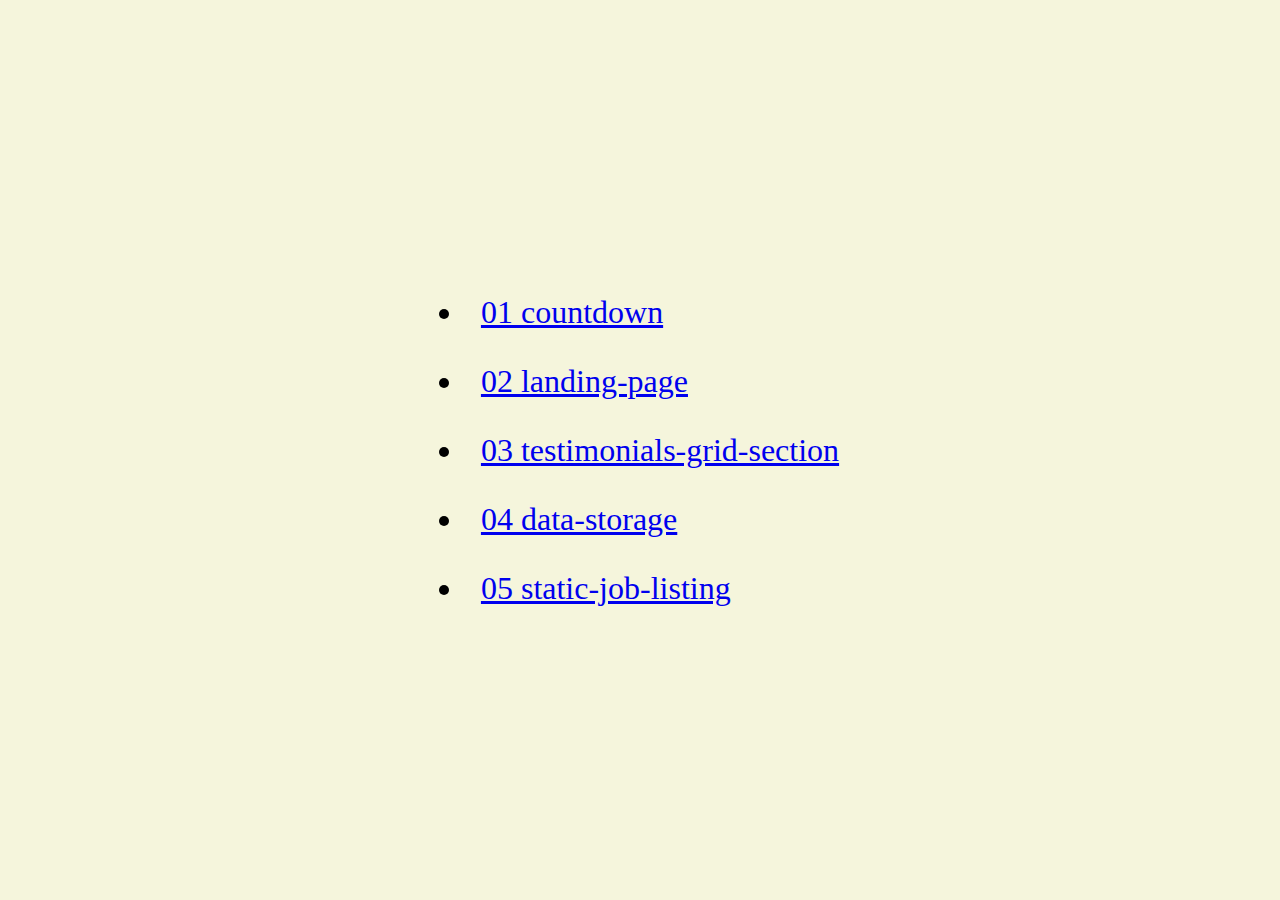
<file: index.html>
<!DOCTYPE html>
<html lang="en">
<head>
  <meta charset="UTF-8">
  <meta name="viewport" content="width=device-width, initial-scale=1.0">
  <title>FrontendMentor</title>
  <style>
    body {
      margin: 0;
      padding: 0;
      font-size: 2rem;
    }
    section {
      display: grid;
      height: 100vh;
      background-color: beige;
      place-content: center;
    }
    li {
      padding: .5em;
    }
  </style>
</head>
<body>
  <section>
    <ul>
      <li>
        <a href="./01-countown/index.html">01 countdown</a>
      </li>
      <li>
        <a href="./02-fylo-landing-page/index.html">02 landing-page</a>
      </li>
      <li>
        <a href="./03-testimonials-grid-section/index.html">03 testimonials-grid-section</a>
      </li>
      <li>
        <a href="./04-fylo-data-storage/index.html">04 data-storage</a>
      </li>
      <li>
        <a href="./05-static-job-listing/index.html">05 static-job-listing</a>
      </li>
    </ul>
  </section>
</body>
</html>
</file>
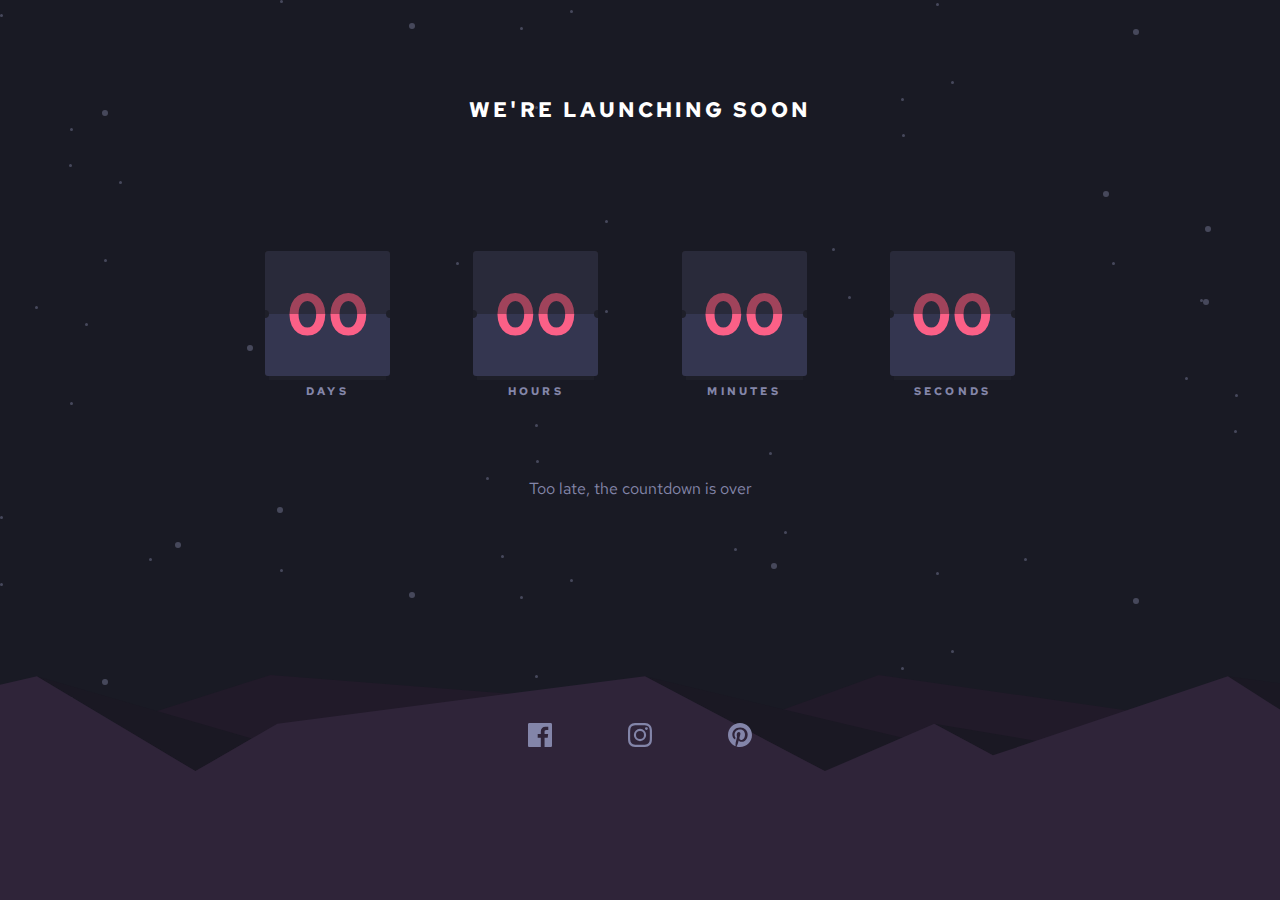
<file: 01-countown/index.html>
<!DOCTYPE html>
<html lang="en">
<head>
  <meta charset="UTF-8">
  <meta name="viewport" content="width=device-width, initial-scale=1.0">
  <link rel="icon" type="image/png" sizes="32x32" href="./images/favicon-32x32.png">
  <link rel="shortcut icon" href="./images/favicon-32x32.png" type="image/x-icon">  
  <title>Frontend Mentor | Launch countdown timer</title>
  <link rel="stylesheet" href="./style.css">
  <link rel="stylesheet" href="./tablet.css" media="screen and (min-width: 768px)">
  <link rel="stylesheet" href="./desktop.css" media="screen and (min-width: 1000px)">
  <style>
    .attribution { font-size: 11px; text-align: center; position: absolute;bottom: 0;}
    .attribution a { color: hsl(228, 45%, 44%); }
  </style>
</head>
<body>
  <div class="bg">
    <header>
      <h1>we're launching soon</h1>
    </header>
    <main>
      <section class="countdown">
        <!-- days -->
        <article class="countdown__section">
          <div class="card">
            <div class="time">
              <span id="days">08</span>
            </div>
            <div class="shadow"></div>
          </div>
          <p class="label">days</p>
        </article>
        <!-- hours -->
        <article class="countdown__section">
          <div class="card">
            <div class="time">
              <span id="hours">23</span>
            </div>
            <div class="shadow"></div>
          </div>
          <p class="label">hours</p>
        </article>
        <!-- days -->
        <article class="countdown__section">
          <div class="card">
            <div class="time">
              <span id="minutes">55</span>
            </div>
            <div class="shadow"></div>
          </div>
          <p class="label">minutes</p>
        </article>
        <!-- days -->
        <article class="countdown__section">
          <div class="card">
            <div class="time">
              <span id="seconds">41</span>
            </div>
            <div class="shadow"></div>
          </div>
          <p class="label">seconds</p>
        </article>
      </section>
      <section class="message">
        <p></p>
      </section>
      <footer>
        <ul class="links-container">
          <li>
            <a href="#" class="link"><svg xmlns="http://www.w3.org/2000/svg" width="24" height="24"><path d="M22.675 0H1.325C.593 0 0 .593 0 1.325v21.351C0 23.407.593 24 1.325 24H12.82v-9.294H9.692v-3.622h3.128V8.413c0-3.1 1.893-4.788 4.659-4.788 1.325 0 2.463.099 2.795.143v3.24l-1.918.001c-1.504 0-1.795.715-1.795 1.763v2.313h3.587l-.467 3.622h-3.12V24h6.116c.73 0 1.323-.593 1.323-1.325V1.325C24 .593 23.407 0 22.675 0z"/></svg></a>
          </li>
          <li>
            <a href="#" class="link"><svg xmlns="http://www.w3.org/2000/svg" width="24" height="24"><path d="M12 2.163c3.204 0 3.584.012 4.85.07 3.252.148 4.771 1.691 4.919 4.919.058 1.265.069 1.645.069 4.849 0 3.205-.012 3.584-.069 4.849-.149 3.225-1.664 4.771-4.919 4.919-1.266.058-1.644.07-4.85.07-3.204 0-3.584-.012-4.849-.07-3.26-.149-4.771-1.699-4.919-4.92-.058-1.265-.07-1.644-.07-4.849 0-3.204.013-3.583.07-4.849.149-3.227 1.664-4.771 4.919-4.919 1.266-.057 1.645-.069 4.849-.069zM12 0C8.741 0 8.333.014 7.053.072 2.695.272.273 2.69.073 7.052.014 8.333 0 8.741 0 12c0 3.259.014 3.668.072 4.948.2 4.358 2.618 6.78 6.98 6.98C8.333 23.986 8.741 24 12 24c3.259 0 3.668-.014 4.948-.072 4.354-.2 6.782-2.618 6.979-6.98.059-1.28.073-1.689.073-4.948 0-3.259-.014-3.667-.072-4.947-.196-4.354-2.617-6.78-6.979-6.98C15.668.014 15.259 0 12 0zm0 5.838a6.162 6.162 0 100 12.324 6.162 6.162 0 000-12.324zM12 16a4 4 0 110-8 4 4 0 010 8zm6.406-11.845a1.44 1.44 0 100 2.881 1.44 1.44 0 000-2.881z"/></svg></a>
          </li>
          <li>
            <a href="#" class="link"><svg xmlns="http://www.w3.org/2000/svg" width="24" height="24"><path d="M12 0C5.373 0 0 5.372 0 12c0 5.084 3.163 9.426 7.627 11.174-.105-.949-.2-2.405.042-3.441.218-.937 1.407-5.965 1.407-5.965s-.359-.719-.359-1.782c0-1.668.967-2.914 2.171-2.914 1.023 0 1.518.769 1.518 1.69 0 1.029-.655 2.568-.994 3.995-.283 1.194.599 2.169 1.777 2.169 2.133 0 3.772-2.249 3.772-5.495 0-2.873-2.064-4.882-5.012-4.882-3.414 0-5.418 2.561-5.418 5.207 0 1.031.397 2.138.893 2.738a.36.36 0 01.083.345l-.333 1.36c-.053.22-.174.267-.402.161-1.499-.698-2.436-2.889-2.436-4.649 0-3.785 2.75-7.262 7.929-7.262 4.163 0 7.398 2.967 7.398 6.931 0 4.136-2.607 7.464-6.227 7.464-1.216 0-2.359-.631-2.75-1.378l-.748 2.853c-.271 1.043-1.002 2.35-1.492 3.146C9.57 23.812 10.763 24 12 24c6.627 0 12-5.373 12-12 0-6.628-5.373-12-12-12z"/></svg></a>
          </li>
        </ul>
      </footer>
    </main>
  </div>
  
  <!-- <div class="attribution">
    Challenge by <a href="https://www.frontendmentor.io?ref=challenge" target="_blank">Frontend Mentor</a>. 
    Coded by <a href="#">joseArc</a>.
  </div> -->
  <!-- <img src="./design/mobile-design.jpg" alt=""> -->
  <script src="./main.js"></script>
</body>
</html>
</file>
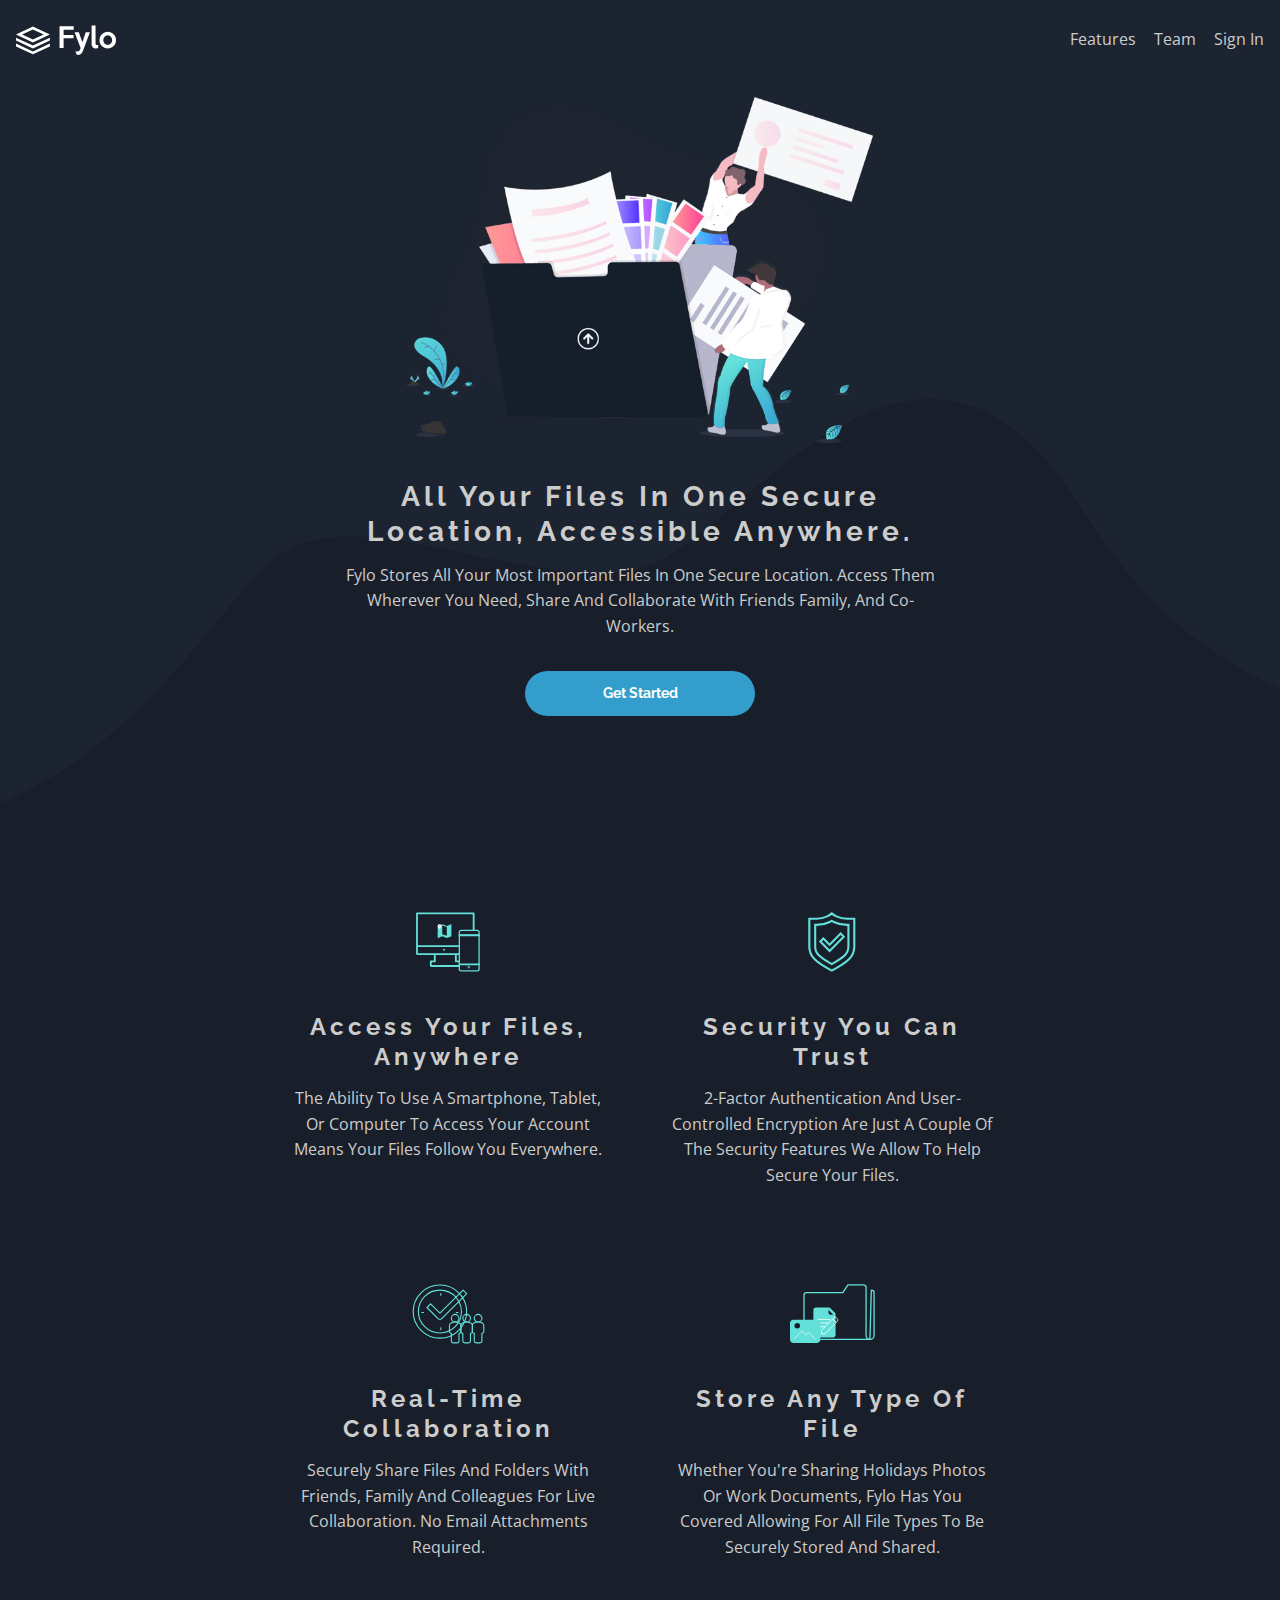
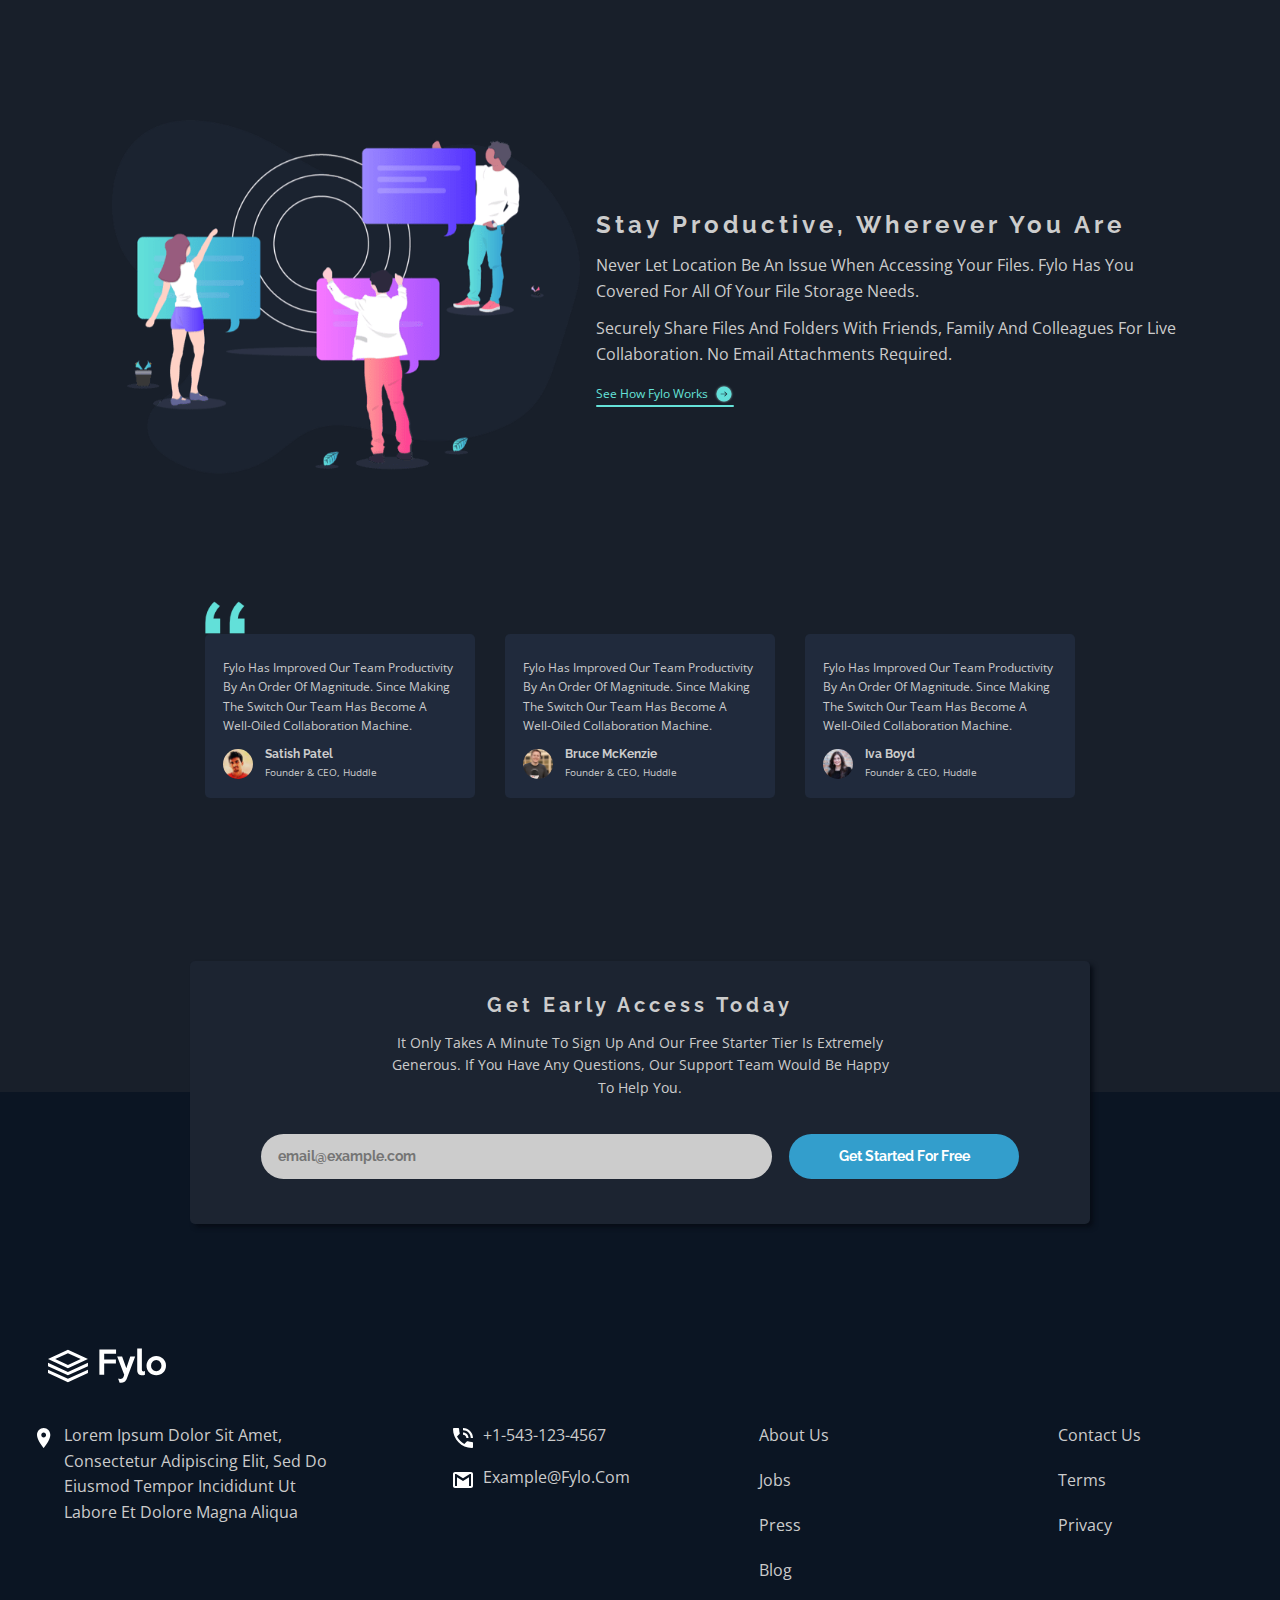
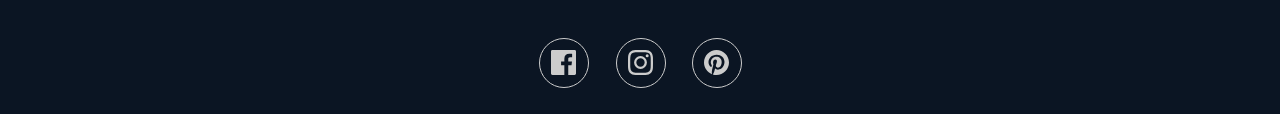
<file: 02-fylo-landing-page/index.html>
<!DOCTYPE html>
<html lang="en">
<head>
  <meta charset="UTF-8">
  <meta name="viewport" content="width=device-width, initial-scale=1.0"> <!-- displays site properly based on user's device -->
  <link rel="icon" type="image/png" sizes="32x32" href="./images/favicon-32x32.png">
  <title>Frontend Mentor | Fylo landing page with dark theme and features grid</title>
  <link rel="stylesheet" href="./styles.css">
  <link rel="stylesheet" href="./tablet.css" media="screen and (min-width: 768px)">
  <link rel="stylesheet" href="./desktop.css" media="screen and (min-width: 1000px)">
</head>
<body>
  <header>
    <nav class="nav-center">
      <figure class="nav-logo">
        <img src="./images/logo.svg" alt="Logo Fylo">
      </figure>
      <ul class="links-container">
        <li class="link">
          <a href="#features">features</a>
        </li>
        <li class="link">
          <a href="#team">team</a>
        </li>
        <li class="link">
          <a href="#">sign in</a>
        </li>
      </ul>
    </nav>
    <!-- banner -->
    <div class="banner">
      <figure class="img-container">
        <img src="./images/illustration-intro.png" alt="people tossing paper">
      </figure>
      <div class="contaniner">
        <div class="title-container">
          <h1 class="header-title">all your files in one secure location, accessible anywhere.</h1>
          <p class="header-subtitle">fylo stores all your most important files in one secure location. Access them wherever you need, share and collaborate with friends family, and co-workers.</p>
        </div>
        <a href="#" class="btn">get started</a>
        <div class="bg-curvy"></div>
      </div>
    </div>
  </header>
  <main>
    <!-- features -->
    <section class="features" id="features">
      <!-- article -->
      <article class="features-articles">
        <span class="icon icon-access"></span>
        <div class="features-content">
          <h2>access your files, anywhere</h2>
          <p>the ability to use a smartphone, tablet, or computer to access your account means your files follow you everywhere.</p>
        </div>
      </article>
      <!-- article -->
      <article class="features-articles">
        <span class="icon icon-secure"></span>
        <div class="features-content">
          <h2>security you can trust</h2>
          <p>2-factor authentication and user-controlled encryption are just a couple of the security features we allow to help secure your files.</p>
        </div>
      </article>
      <!-- article -->
      <article class="features-articles">
        <span class="icon icon-colab"></span>
        <div class="features-content">
          <h2>real-time collaboration</h2>
          <p>securely share files and folders with friends, family and colleagues for live collaboration. No email attachments required.</p>
        </div>
      </article>
      <!-- article -->
      <article class="features-articles">
        <span class="icon icon-storage"></span>
        <div class="features-content">
          <h2>store any type of file</h2>
          <p>whether you're sharing holidays photos or work documents, Fylo has you covered allowing for all file types to be securely stored and shared.</p>
        </div>
      </article>
    </section>
  
    <!-- team -->
    <section id="team" class="team">
      <figure class="img-container">
        <img src="./images/illustration-stay-productive.png" alt="People hanging messages">
      </figure>
      <div class="team-information">
        <h2>stay productive, wherever you are</h2>
        <p>never let location be an issue when accessing your files. Fylo has you covered for all of your file storage needs.</p>
        <p>securely share files and folders with friends, family and colleagues for live collaboration. No email attachments required.</p>
        <p><a href="#" class="team-link">See how Fylo works<span class="team-icon"></span></a></p>
      </div>
    </section>

    <!-- reviews -->
    <section class="reviews" id="reviews">
      <!-- article -->
      <article class="review">
        <p>fylo has improved our team productivity by an order of magnitude. Since making the switch our team has become a well-oiled collaboration machine.</p>
        <div class="user-section">
          <figure class="user-image">
            <img src="./images/profile-1.jpg" alt="one guy">
          </figure>
          <div class="user-info">
            <h4>Satish Patel</h4>
            <p>Founder & CEO, Huddle</p>
          </div>
        </div>
      </article>
      <!-- article -->
      <article class="review">
        <p>fylo has improved our team productivity by an order of magnitude. Since making the switch our team has become a well-oiled collaboration machine.</p>
        <div class="user-section">
          <figure class="user-image">
            <img src="./images/profile-2.jpg" alt="another guy">
          </figure>
          <div class="user-info">
            <h4>Bruce McKenzie</h4>
            <p>Founder & CEO, Huddle</p>
          </div>
        </div>
      </article>
      <!-- article -->
      <article class="review">
        <p>fylo has improved our team productivity by an order of magnitude. Since making the switch our team has become a well-oiled collaboration machine.</p>
        <div class="user-section">
          <figure class="user-image">
            <img src="./images/profile-3.jpg" alt="another person">
          </figure>
          <div class="user-info">
            <h4>Iva Boyd</h4>
            <p>Founder & CEO, Huddle</p>
          </div>
        </div>
      </article>
    </section>

    <!-- early-access absolute-->
    <section class="early-access">
      <div class="early-access-container">
        <h3>get early access today</h3>
        <p>It only takes a minute to sign up and our free starter tier is extremely generous. If you have any questions, our support team would be happy to help you.</p>
      </div>
      <div class="inputs">
        <input type="text" placeholder="email@example.com" class="input">
        <a href="#" class="btn">Get Started For Free</a>
      </div>
    </section>
  </main>
  <!-- footer -->
  <footer>
    <div class="location-f">
      <figure class="img-container">
        <img src="./images/logo.svg" alt="Logo Fylo footer">
      </figure>
      <p class="logo icon-pin">Lorem ipsum dolor sit amet, consectetur adipiscing elit, sed do eiusmod tempor incididunt ut labore et dolore magna aliqua</p>
    </div>
    <div class="info-f">
      <p class="logo icon-phone">+1-543-123-4567</p>
      <p class="logo icon-mail"><a href="mail:to" >example@fylo.com</a></p>
    </div>
    <div class="about-f">
      <ul>
        <li><a href="#">about us</a></li>
        <li><a href="#">jobs</a></li>
        <li><a href="#">press</a></li>
        <li><a href="#">blog</a></li>
      </ul>
    </div>
    <div class="contact-f">
      <ul>
        <li><a href="#">contact us</a></li>
        <li><a href="#">terms</a></li>
        <li><a href="#">privacy</a></li>
      </ul>
    </div>
    <div class="icon-f">
      <ul>
        <li><a href="#"><span class="logo icon-face"></span></a></li>
        <li><a href="#"><span class="logo icon-insta"></span></a></li>
        <li><a href="#"><span class="logo icon-pinte"></span></a></li>
      </ul>
    </div>
  </footer>
</body>
</html>
</file>
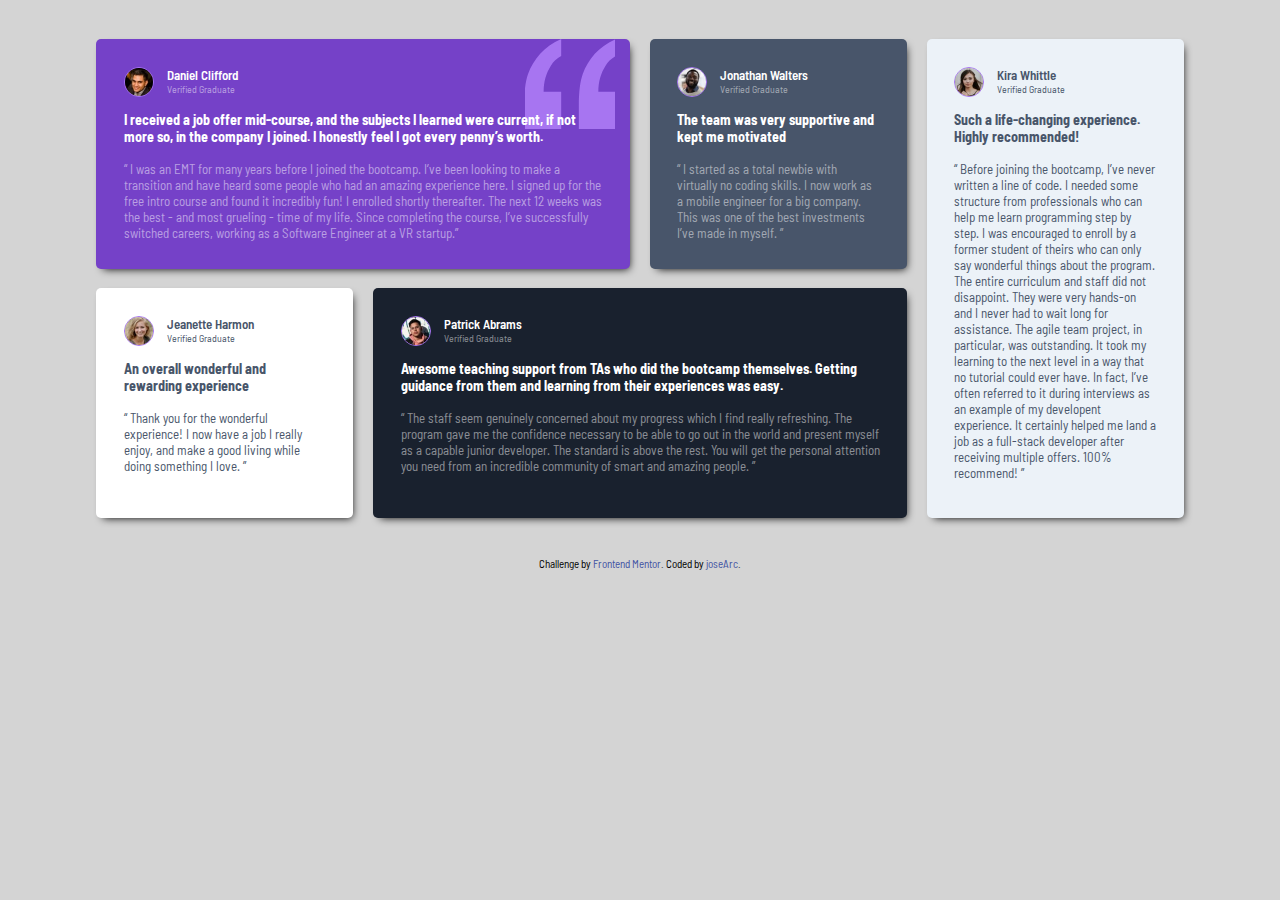
<file: 03-testimonials-grid-section/index.html>
<!DOCTYPE html>
<html lang="en">
<head>
  <meta charset="UTF-8">
  <meta name="viewport" content="width=device-width, initial-scale=1.0"> <!-- displays site properly based on user's device -->

  <link rel="icon" type="image/png" sizes="32x32" href="./images/favicon-32x32.png">
  
  <title>Frontend Mentor | [Testimonials grid section]</title>
  <link rel="stylesheet" href="./styles/style.css">
  <link rel="stylesheet" href="./styles/tablet.css" media="screen and (min-width: 768px)">
  <link rel="stylesheet" href="./styles/desktop.css" media="screen and (min-width: 1000px)">

  <!-- Feel free to remove these styles or customise in your own stylesheet 👍 -->
  <style>
    .attribution { font-size: 11px; text-align: center; }
    .attribution a { color: hsl(228, 45%, 44%); }
  </style>
</head>
<body>
  <section>

    <div class="grid">
      <!-- article -->
      <article class="one">
        <div class="article__author">
          <figure class="article__image">
            <img src="./images/image-daniel.jpg" alt="Daniel Clifford">
          </figure>
          <div class="article__name">
            <p>Daniel Clifford</p>
            <p>Verified Graduate</p>
          </div>
        </div>
        <div class="article__text">
          <h2>I received a job offer mid-course, and the subjects I learned were current, if not more so, in the company I joined. I honestly feel I got every penny’s worth.</h2>
          <p>“ I was an EMT for many years before I joined the bootcamp. I’ve been looking to make a transition and have heard some people who had an amazing experience here. I signed up for the free intro course and found it incredibly fun! I enrolled shortly thereafter. The next 12 weeks was the best - and most grueling - time of my life. Since completing the course, I’ve successfully switched careers, working as a Software Engineer at a VR startup.”</p>
        </div>
      </article>
      <!-- article -->
      <article class="two">
        <div class="article__author">
          <figure class="article__image">
            <img src="./images/image-jonathan.jpg" alt="Jonathan Walters">
          </figure>
          <div class="article__name">
            <p>Jonathan Walters</p>
            <p>Verified Graduate</p>
          </div>
        </div>
        <div class="article__text">
          <h2>The team was very supportive and kept me motivated</h2>
          <p>“ I started as a total newbie with virtually no coding skills. I now work as a mobile engineer for a big company. This was one of the best investments I’ve made in myself. ”</p>
        </div>
      </article>
      <!-- article -->
      <article class="three">
        <div class="article__author">
          <figure class="article__image">
            <img src="./images/image-jeanette.jpg" alt="Jeanette Harmon">
          </figure>
          <div class="article__name">
            <p>Jeanette Harmon</p>
            <p>Verified Graduate</p>
          </div>
        </div>
        <div class="article__text">
          <h2>An overall wonderful and rewarding experience</h2>
          <p>“ Thank you for the wonderful experience! I now have a job I really enjoy, and make a good living while doing something I love. ”</p>
        </div>
      </article>
      <!-- article -->
      <article class="four">
        <div class="article__author">
          <figure class="article__image">
            <img src="./images/image-patrick.jpg" alt="Patrick Abrams">
          </figure>
          <div class="article__name">
            <p>Patrick Abrams</p>
            <p>Verified Graduate</p>
          </div>
        </div>
        <div class="article__text">
          <h2>Awesome teaching support from TAs who did the bootcamp themselves. Getting guidance from them and learning from their experiences was easy.</h2>
          <p>“ The staff seem genuinely concerned about my progress which I find really refreshing. The program gave me the confidence necessary to be able to go out in the world and present myself as a capable junior developer. The standard is above the rest. You will get the personal attention you need from an incredible community of smart and amazing people. ”</p>
        </div>
      </article>
      <!-- article -->
      <article class="five">
      <div class="article__author">
        <figure class="article__image">
          <img src="./images/image-kira.jpg" alt="Kira Whittle">
        </figure>
        <div class="article__name">
          <p>Kira Whittle</p>
          <p>Verified Graduate</p>
        </div>
      </div>
      <div class="article__text">
        <h2>Such a life-changing experience. Highly recommended!</h2>
        <p>“ Before joining the bootcamp, I’ve never written a line of code. I needed some structure from professionals who can help me learn programming step by step. I was encouraged to enroll by a former student of theirs who can only say wonderful things about the program. The entire curriculum and staff did not disappoint. They were very hands-on and I never had to wait long for assistance. The agile team project, in particular, was outstanding. It took my learning to the next level in a way that no tutorial could ever have. In fact, I’ve often referred to it during interviews as an example of my developent experience. It certainly helped me land a job as a full-stack developer after receiving multiple offers. 100% recommend! ”</p>
      </div>
      </article>
    </div>
  </section>
    <div class="attribution">
    Challenge by <a href="https://www.frontendmentor.io?ref=challenge" target="_blank">Frontend Mentor</a>. 
    Coded by <a href="#">joseArc</a>.
  </div>
</body>
</html>
</file>
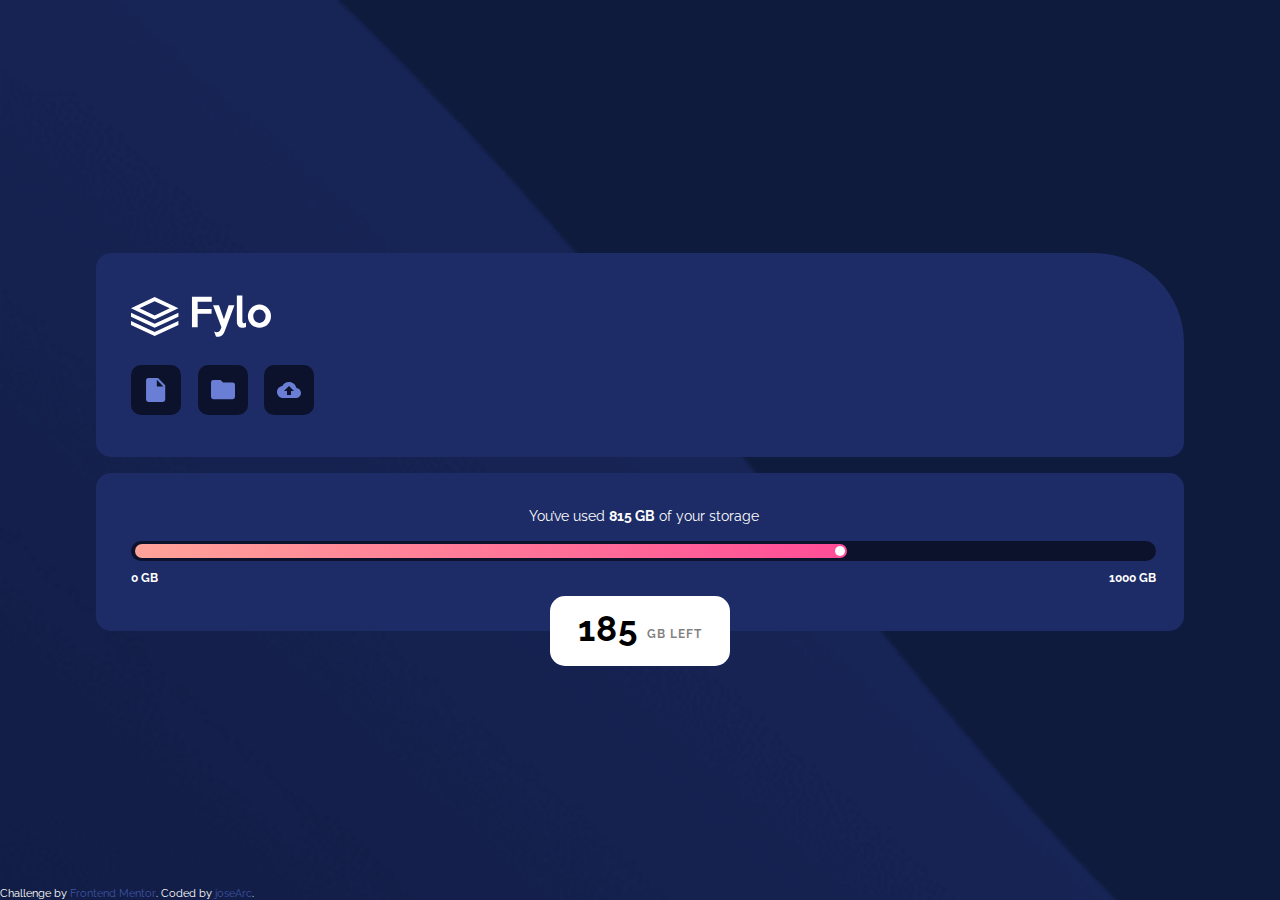
<file: 04-fylo-data-storage/index.html>
<!DOCTYPE html>
<html lang="en">
<head>
  <meta charset="UTF-8">
  <meta name="viewport" content="width=device-width, initial-scale=1.0"> <!-- displays site properly based on user's device -->

  <link rel="icon" type="image/png" sizes="32x32" href="./images/favicon-32x32.png">
  
  <title>Frontend Mentor | Fylo data storage component</title>
  <link rel="stylesheet" href="./styles/style.css">
  <link rel="stylesheet" href="./styles/desktop.css" media="screen and (min-width: 1440px)">
  <!-- Feel free to remove these styles or customise in your own stylesheet 👍 -->
  <style>
    .attribution { font-size: 11px; text-align: center; position: absolute; bottom: 0; left: 0;}
    .attribution a { color: hsl(228, 45%, 44%); }
  </style>
</head>
<body>
  <div class="container">
    <section class="inputs">
      <figure class="logo">
        <img src="./images/logo.svg" alt="Fylo logo">
      </figure>
      <div class="input-container">
        <!-- document -->
        <label for="doc"><span class="icon icon-doc"></span></label>
        <input type="file" id="doc">
        <!-- folder -->
        <label for="folder"><span class="icon icon-folder"></span></label>
        <input type="file" id="folder">
        <!-- cloud -->
        <label for="cloud"><span class="icon icon-cloud"></span></label>
        <input type="submit" id="cloud">
      </div>
    </section>
    <section class="info">
      <p>You’ve used <span class="bold">815 GB</span> of your storage</p>
      <div class="progress-bar">
        <span class="bar"></span>
      </div>
      <div class="space">
        <span class="bold">0 GB</span>
        <span class="bold">1000 GB</span>
      </div>
      <div class="card">
        <p><span class="rest">185</span>GB Left</p>
      </div>
    </section>
  </div>

  <div class="attribution">
    Challenge by <a href="https://www.frontendmentor.io?ref=challenge" target="_blank">Frontend Mentor</a>. 
    Coded by <a href="#">joseArc</a>.
  </div>
</body>
</html>
</file>
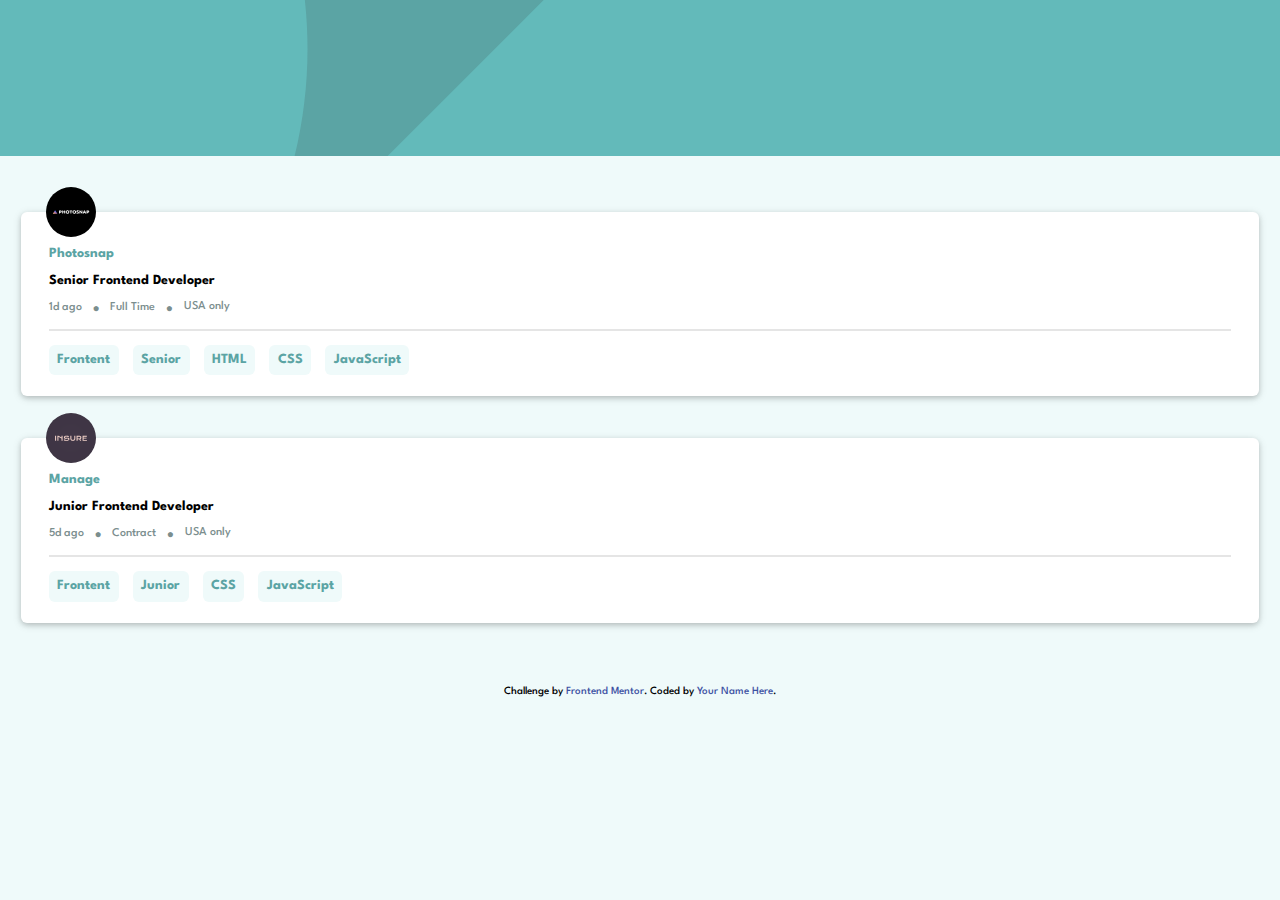
<file: 05-static-job-listing/index.html>
<!DOCTYPE html>
<html lang="en">
<head>
  <meta charset="UTF-8">
  <meta name="viewport" content="width=device-width, initial-scale=1.0"> <!-- displays site properly based on user's device -->

  <link rel="icon" type="image/png" sizes="32x32" href="./images/favicon-32x32.png">
  <link rel="stylesheet" href="./styles/style.css">
  
  <title>Frontend Mentor | Job Listings</title>

  <!-- Feel free to remove these styles or customise in your own stylesheet 👍 -->
  <style>
    .attribution { font-size: 11px; text-align: center; }
    .attribution a { color: hsl(228, 45%, 44%); }
  </style>
</head>
<body>
  <header class="header">
    <section class="filters">
      <ul>
        <li class="tag">Frontend<span class="filter-icon"></span></li>
        <li class="tag">CSS<span class="filter-icon"></span></li>
        <li class="tag">JavaScript<span class="filter-icon"></span></li>
      </ul>
      <p class="clear">Clear</p>
    </section>
  </header>
  <div class="grid">
    <section class="jobs container">
      <!-- item -->
      <article class="job-item grid-main-area">
        <figure class="job-image">
          <img src="./images/photosnap.svg" alt="company logo">
        </figure>
        <div class="job-info">
          <div class="job-company">
            <p>Photosnap</p>
            <div class="job-flags">
              <span class="flag new">New!</span>
              <span class="flag featured">Featured</span>
            </div>
          </div>
          <div class="job">
            <p>Senior Frontend Developer</p>
          </div>
          <div class="job-contract">
            <ul>
              <li class="info-contract">1d ago</li>
              <li class="info-contract">Full Time</li>
              <li class="info-contract">USA only</li>
            </ul>
          </div>
        </div>
        <!-- horizontal line -->
        <div class="line"></div>
        <!-- filters -->
        <div class="job-tags">
          <ul>
            <div class="roleLevel">
              <li class="tag">Frontent</li>
              <li class="tag">Senior</li>
            </div>
            <div class="tools">
              <li class="tag">HTML</li>
              <li class="tag">CSS</li>
              <li class="tag">JavaScript</li>
            </div>
          </ul>
        </div>
      </article>
      <!-- item -->
      <article class="job-item grid-main-area">
        <figure class="job-image">
          <img src="./images/insure.svg" alt="company logo">
        </figure>
        <div class="job-info">
          <div class="job-company">
            <p>Manage</p>
            <div class="job-flags hide">
              <span class="flag new"></span>
              <span class="flag featured"></span>
            </div>
          </div>
          <div class="job">
            <p>Junior Frontend Developer</p>
          </div>
          <div class="job-contract">
            <ul>
              <li class="info-contract">5d ago</li>
              <li class="info-contract">Contract</li>
              <li class="info-contract">USA only</li>
            </ul>
          </div>
        </div>
        <!-- horizontal line -->
        <div class="line"></div>
        <!-- filters -->
        <div class="job-tags">
          <ul>
            <div class="roleLevel">
              <li class="tag">Frontent</li>
              <li class="tag">Junior</li>
            </div>
            <div class="tools">
              <li class="tag">CSS</li>
              <li class="tag">JavaScript</li>
            </div>
          </ul>
        </div>
      </article>
    </section>
  </div>
  <!-- Item Start -->
  

  
  <div class="attribution">
    Challenge by <a href="https://www.frontendmentor.io?ref=challenge" target="_blank">Frontend Mentor</a>. 
    Coded by <a href="#">Your Name Here</a>.
  </div>
</body>
</html>
</file>
<file: 01-countown/style.css>
@import url('https://fonts.googleapis.com/css2?family=Red+Hat+Text:wght@400;700&display=swap');

:root {
  --primary-blue: hsl(237, 18%, 59%);
  --primary-red: hsl(345, 95%, 68%);
  --neutral-white: hsl(0, 0%, 100%);
  --neutral-desaturated-blue: hsl(236, 21%, 26%);
  --neutral-dark-blue: hsl(235, 16%, 14%);
  --neutral-very-dark-blue: hsl(234, 17%, 12%);

  /* typography */
  --ff-text: 'Red Hat Text', sans-serif;
  --f-weight: 700;
}

*,
::after,
::before {
  padding: 0;
  margin: 0;
  box-sizing: border-box;
}

body {
  font-family: var(--ff-text);
  text-align: center;
}

h1,
.label {
  text-transform: uppercase;
  letter-spacing: .2rem;
}

img {
  width: 100%;
  vertical-align: top;
}

ul {
  list-style-type: none;
}

a {
  text-decoration: none;
  display: block;
}

span {
  display: inline-block;
}

/* bg */
.bg {
  background-color: var(--neutral-very-dark-blue);
  background-image: url(./images/bg-stars.svg);
  position: absolute;
  /* z-index: 0; */
  width: 100%;
  height: 100%;
}

/* header */

header {
  /* border:  1px solid green; */
  padding: 1em;
  margin-bottom: 3em;
}

header h1{
  width: 80%;
  margin-left: auto;
  font-size: 0.875rem;
  margin-right: auto;
  color: var(--neutral-white);
  padding-top: 5rem;
}

/* main section */

main .countdown {
  width: 90%;
  margin-left: auto;
  margin-right: auto;
  display: flex;
  justify-content: space-between;
  margin-bottom: 5rem;
  max-width: 400px;
}

/* cards */

/* .countdown .countdown__section {
  border: 1px solid green;
} */

.countdown__section .card {
  width: 65px;
  height: 65px;
  background-color: var(--neutral-desaturated-blue);
  border-radius: 3px;
  margin-bottom: .5em;
  box-shadow: 0px 8px 1px -4px var(--neutral-dark-blue);
  position: relative;
  z-index: 0;
}

.card .time {
  display: flex;
  align-items: center;
  justify-content: center;
  width: 100%;
  height: 100%;
}

.card span {
  font-size: 2.2rem;
  font-weight: var(--f-weight);
  color: var(--primary-red);
  position: relative;
  z-index: 10;
}

/* muescas */

.card::before,
.card::after {
  content: '';
  width: 4px;
  height: 8px;
  background-color: var(--neutral-dark-blue);
  position: absolute;
  z-index: 100;
  top: 50%;
}


.card::before {
  border-bottom-right-radius: 10px;
  border-top-right-radius: 10px;
  left: 0;
  transform: translate(0, -50%);  /* esto es bastante útil */
}

.card::after {
  border-bottom-left-radius: 10px;
  border-top-left-radius: 10px;
  right: 0;
  transform: translate(0, -50%);
}


/* shadow */

.card .shadow {
  height: 50%;
  width: 100%;
  top: 0;
  position: absolute;
  background-color: rgba(25, 25, 25, .4);
  z-index: 11;
}

/* label */

.countdown__section .label {
  font-size: .45rem;
  font-weight: 700;
  color: var(--primary-blue);
}

/* message */
.message {
  display: flex;
  justify-content: center;
  align-items: center;
}
.message p {
  color: var(--primary-blue);
  z-index: 1;
}

/* footer */

footer {
  height: 25vh;
  width: 100%;
  /* border: 1px solid red; */
  position: absolute;
  bottom: 0;
  left: 0;
  background-image: url(./images/pattern-hills.svg);
  background-position: right;
  background-size: cover;
  background-repeat: no-repeat;
}

footer .links-container {
  display: flex;
  justify-content: space-around;
  width: 50%;
  margin-left: auto;
  margin-right: auto;
  padding-top: 3em;
  max-width: 300px;
}

.links-container li {
  width: 25px;
  height: 25px;
}

.links-container .link {
  width: 100%;
  height: 100%;
  background-position: center;
  background-repeat: no-repeat;
  background-size: cover;
  fill: #8385A9;
}

.link:hover svg {
  fill: var(--primary-red);
}
</file>
<file: 01-countown/tablet.css>
header h1 {
  font-size: 1.3rem;
}

.card span {
  font-size: 3.3rem;
}

.countdown__section .label {
  font-size: .7rem;
}

.countdown .card {
  width: 100px;
  height: 100px;
}

main .countdown {
  max-width: 550px;
}
</file>
<file: 01-countown/desktop.css>
header {
  margin-bottom: 7em;
}


.countdown .card {
  width: 125px;
  height: 125px;
}

.card span {
  font-size: 3.7rem;
}


main .countdown {
  max-width: 750px;
}
</file>
<file: 02-fylo-landing-page/styles.css>
@import url('https://fonts.googleapis.com/css2?family=Open+Sans:wght@400;700&family=Raleway:wght@400;700&display=swap');

*,
*::after,
*::before {
  padding: 0;
  margin: 0;
  box-sizing: border-box;
}

/* 
===========
Variables
===========
*/

:root {
  /* colors */
  --p-dark-blue-bg1: hsl(217, 28%, 15%); /* (intro and email sign up background) */
  --p-dark-blue-bg2: hsl(218, 28%, 13%); /* (main background) */
  --p-dark-blue-bg3: hsl(216, 53%, 9%); /* (footer background) */
  --p-dark-blue-bg4: hsl(219, 30%, 18%);  /* (testimonials background) */
  /* accent */
  --ac-cyan: hsl(176, 68%, 64%);  /* (inside call-to-action gradient) */
  --ac-blue: hsl(198, 60%, 50%);  /* (inside call-to-action gradient) */
  --ac-red: hsl(0, 100%, 63%); /* (error) */
  /* neutral */
  --neutral-white: hsl(0, 0%, 80%);
  --neutral-hover: hsl(0, 0%, 100%);
  /* typography */
  --ff-headings: 'Raleway', sans-serif;
  --ff-body: 'Open Sans', sans-serif;
  --f-s-body: 0.875rem;
  --f-w-bold: 700;
  --f-w-normal: 400;

  /* margin */
  --margin-bottom-section: 7em;
}

/* 
=======
Defaults
=======
*/

html {
  scroll-behavior: smooth;
}

body {
  font-family: var(--ff-body);
  font-size: var(--f-s-body);
  color: var(--neutral-white);
  background-color: var(--p-dark-blue-bg2);
}

ul {
  list-style-type: none;
}
a {
  text-decoration: none;
  display: inline-block;
  color: var(--neutral-white);
}

img {
  display: block;
  width: 100%;
}

h1,
h2,
h3,
h4 {
  letter-spacing: 0.25rem;
  text-transform: capitalize;
  line-height: 1.25;
  margin-bottom: 0.85rem;
  font-family: var(--ff-headings);
}

h1 {
  font-size: 1.25rem;
}

h2 {
  font-size: 1rem;
}

h3 {
  font-size: 1rem;
}

a,
p {
  text-transform: capitalize;
  line-height: 1.6;
}

/* 
1. Posicionamiento
2. Modelo de caja
3. Tipografia
4. Visuales (boxshadow border-radius)
5. otros
*/

/* 
=======
Header
=======
*/

header {
  background-color: var(--p-dark-blue-bg1);
  margin-bottom: var(--margin-bottom-section);
}

header .nav-center {
  height: 80px;
  padding: 1em;
  display: grid;
  grid-template-columns: 100px 1fr;
  align-items: center;
  justify-items: end;
}

.nav-logo {
  max-width: 100px;
}

.links-container {
  display: flex;
}

.link {
  margin-right: 1.5em;
  font-size: 12px;
}

.links-container .link:last-child {
  margin-right: 0;
}

.link a {
  color: var(--neutral-white);
}

.link:hover a,
footer a:hover {
  text-decoration: underline;
  color: var(--neutral-hover);
}

/* banner */

.banner {
  text-align: center;
}

.img-container {
  padding: 1em;
  /* padding-right: 1em; */
  position: relative;
  z-index: 2;
  max-width: 500px;
  margin-left: auto;
  margin-right: auto;
}

.contaniner {
  padding: 1.25em;
  position: relative;
  z-index: 1;
  background-color: var(--p-dark-blue-bg2);
}

.title-container {
  max-width: 600px;
  margin-left: auto;
  margin-right: auto;
}

.contaniner .header-subtitle {
  padding-bottom: 2em;
}

/* call to action btn */

.contaniner .btn,
.early-access .btn,
.early-access .input {
  background-color: var(--ac-blue);
  color: var(--neutral-hover);
  font-size: 0.85rem;
  font-family: var(--ff-headings);
  font-weight: var(--f-w-bold);
  min-width: 230px;
  height: 45px;
  line-height: 45px;
  position: relative;
  border-top-left-radius: 500px;
  border-bottom-left-radius: 500px;
  border-top-right-radius: 500px;
  border-bottom-right-radius: 500px;
}

.contaniner .btn:hover,
.early-access .btn:hover {
  background-color: var(--ac-cyan);
}

/* this didn't work, it creates overflow hard to solve */
/* 
.btn::before,
.btn::after {
  content: '';
  width: 45px;
  height: 45px;
  background-color: inherit;
  position: absolute;
  border-radius: 50%;
}
.btn::before {
  left: -22.5px;
}
.btn::after {
  right: -22.5px;
} */

/* bg-curvy */

.bg-curvy {
  background-color: var(--p-dark-blue-bg1);
  background-image: url(./images/bg-curvy-mobile.svg);
  background-position: center;
  background-size: cover;
  background-repeat: no-repeat;
  /* height: 123px; */
  height: 50vw;
  position: absolute;
  top: -50px;
  left: 0;
  width: 100%;
  z-index: -1;
}

/* 
=======
Main
=======
*/

main {
  position: relative;
}

.features {
  text-align: center;
  display: flex;
  flex-wrap: wrap;
  max-width: 768px;
  margin-left: auto;
  margin-right: auto;
  /* margin-bottom: 5em; */
  margin-bottom: var(--margin-bottom-section);
}

.features-articles {
  min-width: 256px;
  width: 80%;
  margin-left: auto;
  margin-right: auto;
  padding-top: 4em;
  padding-bottom: 2em;
  max-width: 320px;
}

/* .features-content {

} */

.features-articles .icon {
  width: 100px;
  height: 60px;
  margin-left: auto;
  margin-right: auto;
  display: block;
  background-repeat: no-repeat;
  background-position: center;
  background-size: contain;
  /* border: 1px solid green; */
  margin-bottom: 2.5em;
}

.features-articles .icon-access {
  background-image: url(./images/icon-access-anywhere.svg);
}
.features-articles .icon-secure {
  background-image: url(./images/icon-security.svg);
}
.features-articles .icon-colab {
  background-image: url(./images/icon-collaboration.svg);
}
.features-articles .icon-storage {
  background-image: url(./images/icon-any-file.svg);
}

/* 
=======
Team
=======
*/

.team {
  /* margin-bottom: 5em; */
  margin-bottom: var(--margin-bottom-section);
}

.team .img-container {
  width: 85%;
  margin-left: auto;
  margin-right: auto;
  margin-bottom: 2em;
}

.team-information {
  width: 85%;
  min-width: 256px;
  margin-left: auto;
  margin-right: auto;
  max-width: 600px;
}

.team-information > p {
  margin-bottom: .75em;
}

.team-link {
  color: var(--ac-cyan);
  display: inline-block;
  position: relative;
  font-size: .75rem;
}

.team-link::after {
  content: '';
  width: 100%;
  height: 2px;
  background-color: currentColor;
  position: absolute;
  left: 0;
  bottom: -0.25em;
  border-radius: 10px;
}

.team-information .team-link:hover  {
  color: var(--neutral-white);
} 
.team-information .team-link:hover .team-icon {
  background-image: url(./images/icon-arrow1.svg);
}

.team-icon {
  background-image: url(./images/icon-arrow.svg);
  background-position: center;
  background-size: cover;
  display: inline-block;
  margin-left: .5em;
  width: 20px;
  height: 20px;
  vertical-align: top;
}

/*
=======
Reviews
=======
*/

.reviews {
  font-size: .75rem;
  display: flex;
  flex-wrap: wrap;
  max-width: 480px;
  margin-left: auto;
  margin-right: auto;
  /* margin-bottom: 6em; */
  padding-bottom: 22em;
}

.review {  
  width: 85%;
  min-width: 250px;
  margin-left: auto;
  margin-right: auto;
  background-color: var(--p-dark-blue-bg4);
  padding: 2em 1.5em 1.5em;
  border-radius: 5px;
  margin-bottom: 2.5em;
  max-width: 270px;
  position: relative;
}

.reviews .review:first-child::before {
  content: '';
  width: 25px;
  height: 20px;
  background-image: url(./images/bg-quotes.png);
  background-size: cover;
  background-position: center;
  background-repeat: no-repeat;
  position: absolute;
  top: -20px;
  left: 0;
}

.review > p {
  margin-bottom: 1em;
}

.user-section {
  display: flex;
  align-items: center;
}

.user-image {
  width: 30px;
  height: 30px;
  border-radius: 50%;
  overflow: hidden;
}

.user-info {
  margin-left: 1em;
}

.user-info h4{
  margin-bottom: .2em;
  letter-spacing: normal;
  font-size: .75rem;
}

.user-info p{
  font-size: .625rem;
}

/*
=======
Early access
=======
*/

.early-access {
  width: 90%;
  min-width: 275px;
  margin-left: auto;
  margin-right: auto;
  background-color: var(--p-dark-blue-bg1);
  padding: 2em 1.5em 1.5em;
  border-radius: 5px;
  max-width: 900px;
  text-align: center;
  position: absolute;
  top: 100%;
  transform: translate(-50% , -50%);
  left: 50%;
  box-shadow: 4px 4px 5px -1px #070c15;
}

.early-access-container > p {
  margin-bottom: 2.5em;
  font-size: 0.875rem;
}

.early-access-container {
  max-width: 500px;
  margin-left: auto;
  margin-right: auto;
}

.early-access .input {
  background-color: var(--neutral-white);
  border: none;
  margin-bottom: 1.5em;
  padding-left: 1.3em;
  color: var(--p-dark-blue-bg3);
  outline: none;
}


/*
=======
Footer
=======
*/

footer {
  background-color: var(--p-dark-blue-bg3);
  padding-top: 15em;
  padding-left: 2em;
  padding-right: 2em;
  display: flex;
  flex-wrap: wrap;
  justify-content: space-between;
  align-items: baseline;
}

/* .location-f, */
.info-f,
.about-f,
.contact-f {
  /* border: 1px solid red; */
  margin-bottom: 3em;
  max-width: 200px;
  width: 100%;
}

.location-f {
  width: 100%;
  max-width: 320px;
}

.icon-f {
  width: 100%;
}

.location-f .img-container {
  width: 150px;
  margin-bottom: 1.5em;
  margin-left: 0;
}

footer p.logo {
  margin-left: 2em;
  position: relative;
  margin-bottom: 1em;
}

.logo::before {
  height: 20px;
  width: 20px;
  content: '';
  background-position: center;
  background-size: contain;
  background-repeat: no-repeat;
  position: absolute;
  transform: translate(-150%, 25%);
}

.icon-pin::before {
  background-image: url(./images/icon-location.svg);
}
.icon-phone::before {
  background-image: url(./images/icon-phone.svg);
}
.icon-mail::before {
  background-image: url(./images/icon-email.svg);
}

/* about-f */

.about-f li,
.contact-f li,
.icon-f li{
  padding: .6em;
}


.icon-f ul {
  display: flex;
  justify-content: center;
  gap: .8em;
  padding-bottom: 1.5em;
} 

.icon-f .logo {
  width: 15px;
  height: 15px;
  display: block;
  background-size: cover;
}


.icon-f .logo::before {
  background-color: transparent;
  border: 1px solid currentColor;
  border-radius: 50%;
  width: 30px;
  height: 30px;
  transform: translate(-24%, -24%);
}

.icon-face {
  background-image: url(./images/icon-facebook.svg);
}

.icon-insta {
  background-image: url(./images/icon-instagram.svg);
}

.icon-pinte {
  background-image: url(./images/icon-pinterest.svg);
}

/* hover */
.icon-f .icon-face:hover {
  color: var(--ac-cyan);
  background-image: url(./images/icon-facebook-hover.svg);
}
.icon-f .icon-insta:hover {
  color: var(--ac-cyan);
  background-image: url(./images/icon-instagram-hover.svg);
}
.icon-f .icon-pinte:hover {
  color: var(--ac-cyan);
  background-image: url(./images/icon-pinterest-hover.svg);
}
</file>
<file: 02-fylo-landing-page/tablet.css>
/*
=======
Header
=======
*/

.bg-curvy {
  top: -30px;
  height: 384px;
}

/*
=======
Reviews
=======
*/

.reviews {
  max-width: 612px;
}

.reviews .review:first-child::before {
  width: 40px;
  height: 33px;
  background-image: url(./images/bg-quotes.png);
  top: -33px;
}


/*
=======
Early-access
=======
*/
.early-access .input {
  width: 60%;
  margin-right: 1em;
}

/*
=======
Typography
=======
*/

body {
  font-size: 0.9375rem;
}

h1 {
  font-size: 1.5rem;
}

h2 {
  font-size: 1.25rem;
}

h3 {
  font-size: 1.125rem;
}

a {
  font-size: .875rem
}

/*
=======
Icons-footer
=======
*/

.icon-f .logo::before {
  width: 50px;
  height: 50px;
  transform: translate(-24%, -24%);
}

.icon-f .logo {
  width: 25px;
  height: 25px;
}

.icon-f ul {
  gap: 2em;
}
</file>
<file: 02-fylo-landing-page/desktop.css>
/*
=======
Reviews
=======
*/

.reviews {
  max-width: 900px;
}

/*
=======
Curvy-bg
=======
*/

.bg-curvy {
  background-image: url(./images/bg-curvy-desktop.svg);
  top: -60px;
  height: 465px;
}

/*
=======
Typography
=======
*/

body {
  font-size: 1rem;
}

h1 {
  font-size: 1.75rem;
}

h2 {
  font-size: 1.5rem;
}

h3 {
  font-size: 1.25rem;
}

a {
  font-size: 1rem
}

/*
=======
Team
=======
*/

.team{
  width: 85%;
  display: flex;
  align-items: center;
  margin-left: auto;
  margin-right: auto;
}
</file>
<file: 03-testimonials-grid-section/styles/style.css>
@import url('https://fonts.googleapis.com/css2?family=Barlow+Semi+Condensed:wght@400;600&display=swap');

*,
*::after,
*::before {
  padding: 0;
  margin: 0;
  box-sizing: border-box;
}

/* 
===========
Variables
===========
*/

:root {
  /* colors */
  --p-violete: hsl(263, 55%, 52%);
  --p-dark-grayish-blue: hsl(217, 19%, 35%);
  --p-dark-blackish-blue: hsl(219, 29%, 14%);
  /* neutral */
  --ligth-gray: hsl(0, 0%, 81%);
  --light-grayish-blue: hsl(210, 46%, 95%);
  --neutral-white: hsl(0, 0%, 100%);
  --text-verified-color: rgba(255,255,255, .5);
  --text-quoted-color: hsl(0, 0%, 70%);
  /* --neutral-hover: hsl(0, 0%, 100%); */
  /* 
  1. "Verified Graduate" has the same color as the person's 
  name with 50% opacity
  2. Review paragraphs inside the quotations have the same 
  color as well, but are at 70% opacity
  */

  /* typography */
  --ff-body: 'Barlow Semi Condensed', sans-serif;
  --f-s-body: 0.8125rem;  /* 13px */
  --f-bold: 600;
  --f-normal: 400;
  /* margin */
  /* --margin-bottom-section: 7em; */
}

/* 
=======
Defaults
=======
*/

html {
  scroll-behavior: smooth;
}

body {
  font-family: var(--ff-body);
  font-size: var(--f-s-body);
  background-color: #d4d4d4;
}

ul {
  list-style-type: none;
}
a {
  text-decoration: none;
  display: inline-block;
}

img {
  display: block;
  width: 100%;
  height: 100%;
}

h2 {
  font-size: 0.875rem;
}

/* 
1. Posicionamiento
2. Modelo de caja
3. Tipografia
4. Visuales (boxshadow border-radius)
5. otros
*/

.grid {
  display: grid;
  grid-template-columns: 1fr;
}

/*
==========
section
==========
*/

section {
  width: 85%;
  margin-left: auto;
  margin-right: auto;
  margin-top: 3em;
  margin-bottom: 3em;
}

.grid {
  margin-top: 3em;
  /* border: 1px solid red; */
  display: grid;
  grid-template-columns: 1fr;
  grid-gap: 2em
  
}

/*
==========
articles
==========
*/

.grid article {
  border-radius: 5px;
  padding: 2.125em;
  box-shadow: 3px 4px 8px -4px black;
}

.one {
  background-color: var(--p-violete);
  position: relative;
}
.two {
  background-color: var(--p-dark-grayish-blue);
}
.three {
  background-color: var(--neutral-white);
}
.four {
  background-color: var(--p-dark-blackish-blue);
}
.five {
  background-color: var(--light-grayish-blue);
}

.one,
.two,
.four {
  color: var(--neutral-white);
}

.three,
.five {
  color: var(--p-dark-grayish-blue);
}

.one::after {
  content: '';
  width: 90px;
  height: 90px;
  background-image: url(../images/bg-pattern-quotation.svg);
  background-position: center;
  background-size: cover;
  top: 0;
  right: 15px;
  position: absolute;
  z-index: 0;
}

/* author */
.article__author {
  display: grid;
  grid-template-columns: 30px 1fr;
  margin-bottom: 1.125em;
  /* place-items: center; */
}

.article__name {
  padding-left: 1em
}

.article__name p:first-child {
  font-weight: var(--f-bold);
}

.article__name p:last-child {
  font-weight: var(--f-normal);
  color: var(--text-verified-color);
  font-size: 0.625rem
}

.article__text h2 {
  margin-bottom: 1.125em;
}

.article__text p:last-child {
  color: var(--text-verified-color)
}

.three .article__name p:last-child,
.five .article__name p:last-child {
  font-weight: var(--f-normal);
  color: var(--p-dark-grayish-blue)
}

.three .article__text p:last-child,
.five .article__text p:last-child {
  color: var(--p-dark-grayish-blue);
}

.article__image {
  border-radius: 50%;
  border: 1.5px solid hsl(264deg 82% 70%);
  overflow: hidden;
}

/* text */
.article__text {
  position: relative;
  z-index: 1;
}
</file>
<file: 03-testimonials-grid-section/styles/tablet.css>
.grid {
  grid-template-columns: 1fr 1fr;
  grid-template-rows: 1fr 1fr 1fr 1fr;
  grid-template-areas: 
  'one one'
  'two three'
  'four four'
  'five five';
}

.one {
  grid-area: one;
}
.two {
  grid-area: two;
}
.three {
  grid-area: three;
}
.four {
  grid-area: four;
}
.five {
  grid-area: five;
}
</file>
<file: 03-testimonials-grid-section/styles/desktop.css>
.grid {
  grid-template-columns: 1fr 1fr 1fr 1fr;
  grid-template-rows: 1fr 1fr;
  grid-template-areas: 
  'one one two five'
  'three four four five';
  grid-gap: 1.5em;
}
</file>
<file: 04-fylo-data-storage/styles/style.css>
@import url('https://fonts.googleapis.com/css2?family=Open+Sans:wght@400;700&family=Raleway:wght@400;700&display=swap');

*,
*::after,
*::before {
  padding: 0;
  margin: 0;
  box-sizing: border-box;
}

/* 
===========
Variables
===========
*/

:root {
  /* colors */
  --Pale-Blue: hsl(243, 100%, 93%);
  --Grayish-Blue: hsl(229, 7%, 55%);
  --Dark-Blue: hsl(228, 56%, 26%);
  --Very-Dark-Blue: hsl(229, 57%, 11%);
  /* neutral */
  --neutral-white: #fff;
  /* gradient */
  --gradient: linear-gradient(to right,hsl(6, 100%, 80%), hsl(335, 100%, 65%));
  /* typography */
  --ff: 'Raleway', sans-serif;
  --f-s-body: 0.875rem; /* 14px */
  --f-w-bold: 700;
  --f-w-normal: 400;
  /* margin */
  --margin-bottom-section: 7em;
}

/* 
=======
Defaults
=======
*/

html {
  scroll-behavior: smooth;
}

body {
  background-color: var(--Very-Dark-Blue);
  background-image: url(../images/bg-mobile.png);
  background-repeat: no-repeat;
  background-size: cover;
  font-family: var(--ff);
  font-size: var(--f-s-body);
  color: var(--neutral-white);
  min-height: 100vh;

}

ul {
  list-style-type: none;
}

a {
  text-decoration: none;
  display: inline-block;
  color: var(--neutral-white);
}

img {
  display: block;
  width: 100%;
}

span {
  display: inline-block;
  font-weight: var(--f-w-bold);
}

/* p {
  text-transform: capitalize;
  line-height: 1.6;
} */

/* 
1. Posicionamiento
2. Modelo de caja
3. Tipografia
4. Visuales (boxshadow border-radius)
5. otros
*/

/* 
=======
Container
=======
*/

.container {
  width: 85%;
  margin-left: auto;
  margin-right: auto;
  min-height: 100vh;
  display: flex;
  flex-direction: column;
  justify-content: center;
}

.inputs,
.info {
  background-color: var(--Dark-Blue);
  margin-bottom: 1.15em;
  border-radius: 15px;
}

.inputs {
  border-top-right-radius: 90px;
  padding: 3em 2em 2.8em 2.5em;
}

.logo {
  width: 140px;
  margin-bottom: 2em;
}

.input-container input[type='file'],
.input-container input[type='submit'] {
  display: none;
}

.icon {
  background-color: var(--Very-Dark-Blue);
  border-radius: 10px;
  width: 50px;
  height: 50px;
  background-repeat: no-repeat;
  background-position: center;
}

.input-container > label {
  margin-right: .9em;
}

.input-container > label:last-of-type {
  margin-right: 0;
}

.icon-doc {
  background-image: url(../images/icon-document.svg);
}
.icon-folder {
  background-image: url(../images/icon-folder.svg);
}
.icon-cloud {
  background-image: url(../images/icon-upload.svg);
}

/*
=======
Info
=======
*/

.info {
  padding: 2.5em 2em 3.25em 2.5em;
  position: relative;
}

.info p {
  text-align: center;
  margin-bottom: 1.25em;
}

.progress-bar {
  background-color: var(--Very-Dark-Blue);
  border-radius: 10px;
  height: 20px;
  display: flex;
  padding-left: .25em;
  padding-right: .25em;
  /* width: 90%; */
  align-items: center;
  margin-bottom: .7em;
}

.bar {
  border-radius: 10px;
  background-image: var(--gradient);
  height: 14px;
  width: 70%;
  position: relative;
}

.bar::after {
  content: '';
  width: 10px;
  height: 10px;
  border-radius: 50%;
  background-color: white;
  position: absolute;
  right: 2.5px;
  top: calc(50% - 5px);
}

.space {
  display: flex;
  justify-content: space-between;
  font-size: 0.75rem;
}

/*
=======
Floating card
=======
*/

.card {
  text-transform: uppercase;
  color: black;
  position: absolute;
  width: 180px;
  border-radius: 15px;
  min-height: 70px;
  top: 100%;
  left: 50%;
  transform: translate(-50%, -50%);
  background-color: var(--neutral-white);
}

.card .rest {
  font-size: 2.2rem;
  color: initial;
  margin-right: .25em;
  vertical-align: sub;
}

.card p {
  color: rgba(0, 0, 0, .5);
  font-size: .75rem;
  font-weight: var(--f-w-bold);
  margin-top: 1em;
  letter-spacing: 1px;
}
</file>
<file: 04-fylo-data-storage/styles/desktop.css>
body {
  background-image: url(../images/bg-desktop.png);
  background-position: bottom;
  background-size: contain;
}

.container {
  min-height: 65vh;
  flex-direction: row;
  align-items: flex-end;
  gap: 2em
}

.inputs {
  border-top-right-radius: 90px;
  padding: 3em 2em 2.8em 2.5em;
  width: 30%;
}

.info {
  padding-right: 3em;
  width: 45%;
}

.info > p {
  text-align: left;
}

/*
=======
Floating card
=======
*/

.card {
  top: 0;
  right: 0;
  transform: translate(30%, -75%);
}

.card::after {
  content: '';
  position: absolute;
  width: 0;
  height: 0;
  border-top: 50px solid var(--neutral-white);
  border-left: 50px solid transparent;
  right: 0;
  transform: translate(0%, -50%);
}
</file>
<file: 05-static-job-listing/styles/style.css>
@import url('https://fonts.googleapis.com/css2?family=Spartan:wght@500;700&display=swap');

*,
*::after,
*::before {
  padding: 0;
  margin: 0;
  box-sizing: border-box;
}

/* 
===========
Variables
===========
*/

:root {
  /* primary */
  --desaturated-dark-cyan: hsl(180, 29%, 50%);
  /* neutral */
  --light-cyan-bg: hsl(180, 52%, 96%);
  --light-cyan-filter-tablets: hsl(180, 52%, 96%);
  --dark-cyan: hsl(180, 8%, 52%);
  --very-dark-cyan: hsl(180, 14%, 20%);

  --white: #fff;
  --black: #000;

  /* typography */
  --ff: 'Spartan', sans-serif;
  /* --f-s-body: 0.9375rem; 15px */
  --f-s-body: 0.875rem; /* 14px */
  --f-w-bold: 700;
  --f-w-medium: 500;
  /* margin */
  --margin-bottom-section: 7em;
  /* border */
  --border-radius: 6px; 
}

/* 
=======
Defaults
=======
*/

html {
  scroll-behavior: smooth;
}

body {
  background-color: var(--light-cyan-bg);
  font-family: var(--ff);
  font-size: var(--f-s-body);
  font-weight: var(--f-w-medium);
}

ul {
  list-style-type: none;
}

a {
  text-decoration: none;
  display: inline-block;
  color: var(--neutral-white);
}

img {
  display: block;
  width: 100%;
}

span {
  display: inline-block;
  font-weight: var(--f-w-bold);
  text-transform: uppercase;
}

.job p,
.job-tags .tag,
.filters .tag {
  font-weight: var(--f-w-bold);
  cursor: pointer;
}

.info-contract,
.clear {
  color: var(--dark-cyan);
}

.clear {
  font-weight: var(--f-w-bold);
  cursor: pointer;
}

/*
=======
Header
=======
*/

.header {
  background-color: var(--desaturated-dark-cyan);
  background-image: url(../images/bg-header-mobile.svg);
  background-position: center;
  background-repeat: no-repeat;
  background-size: cover;
  min-height: 156px;
  position: relative;
  margin-bottom: 2.5em;
}

.filters {
  position: absolute;
  background-color: var(--white);
  top: 100%;
  left: 50%;
  width: 90%;
  padding: 1.5em;
  transform: translate(-50%, -50%);
  border-radius: var(--border-radius);
  /* display: flex; */
  align-items: center;
  justify-content: space-between;
  display: none;
}

.show .filters {
  display: flex;
}

.show {
  margin-bottom: 6.5em
}

.clear {
  width: 20%s;
}

/* tags */
.filters ul {
  display: flex;
  flex-wrap: wrap;
  gap: .65em
}

.filters .tag {
  padding-right: 2.75em;
  position: relative;
  margin-bottom: 0;
  margin-right: 0;
}

.filters .filter-icon {
  min-width: 34px;
  height: 100%;
  background-color: var(--desaturated-dark-cyan);
  background-image: url(../images/icon-remove.svg);
  background-position: center;
  background-repeat: no-repeat;
  position: absolute;
  right: 0;
  top: 0;
  border-top-right-radius: var(--border-radius);
  border-bottom-right-radius: var(--border-radius);
}

.tag {
  color: var(--desaturated-dark-cyan);
  padding: .6em;
  margin-bottom: 1em;
  background-color: var(--light-cyan-filter-tablets);
  margin-right: 1em;
  line-height: var(--f-s-body);
  border-radius: var(--border-radius);
}

.filters,
.job-item {
  box-shadow: 0 2px 5px rgba(0, 0, 0, .16), 0 2px 10px rgba(0, 0, 0, .12);
}

/*
=======
Container
=======
*/

.grid {
  display: grid;
  grid-template-columns: repeat(12, 1fr);
}

.container {
  grid-column: span 12;
  padding: 1.5em;
}

.grid-main-area {
  display: grid;
  grid-template-columns: repeat(9, 1fr);
  grid-template-areas:
    "info info info info info info info info info"
    "line line line line line line line line line"
    "tags tags tags tags tags tags tags tags tags"
  ;
}

.job-info {
  grid-area: info;
}

.line {
  grid-area: line;
  width: 100%;
  height: 1.5px;
  background-color: rgba(0, 0, 0, .1);
  margin-bottom: 1em;
}
.job-tags {
  grid-area: tags;
}
.job-image {
  position: absolute;
  top: 0;
  left: 0;
  width: 50px;
  border-radius: 50%;
  transform: translate(50%, -50%);
}

/*
=======
items
=======
*/

.job-item {
  /* border: 1px solid red; */
  background-color: var(--white);
  border-radius: var(--border-radius);
  /* border-left: 3px solid var(--desaturated-dark-cyan); */
  position: relative;
  padding: 2.5em 2em .5em;
  margin-bottom: 3em;
  position: relative;
}

/* just when there is featured */
.job-item::before {
  content: '';
  width: 5px;
  height: 100%;
  background-color: var(--desaturated-dark-cyan);
  position: absolute;
  top: 0;
  left: 0;
  border-top-left-radius: var(--border-radius);
  border-bottom-left-radius: var(--border-radius);
  display: none;
}

.special.job-item::before {display: block;}

/* jobs info */
.job-info > div {
  margin-bottom: 1em;
}

.job-company {
  display: flex;
  align-items: center;
}

.job-company p {
  color: var(--desaturated-dark-cyan);
  font-weight: var(--f-w-bold);
  margin-right: 1.5em;
}

.job-flags {
  display: none;
}

.special .job-flags {display: block;}
.justNew .job-flags {display: block;}
.flag {
  padding: .4em .7em;
  font-size: 12px;
  color: var(--white);
  border-radius: 20px;
  /* max-height: 25px; */
}

.new {
  background-color: var(--desaturated-dark-cyan);
}

.featured {
  background-color: var(--very-dark-cyan);
}

.job-contract ul {
  display: flex;
  font-size: 12px;
}

.job-contract .info-contract {
  margin-right: .876em;
}

.info-contract::after {
  content: '●';
  vertical-align: middle;
  margin-left: .876em;
}

.job-contract .info-contract:last-of-type::after {
  content: '';
}

.job-tags ul,
.roleLevel,
.tools {
  display: flex;
}

.job-tags ul {
  flex-wrap: wrap;
}

/*
=======
Hover
=======
*/

.header .tag:hover .filter-icon{
  background-color: var(--very-dark-cyan);
}

.container .tag:hover {
  background-color: var(--desaturated-dark-cyan);
  color: var(--light-cyan-filter-tablets);
}

.job p:hover {
  color: var(--desaturated-dark-cyan);
}
</file>
